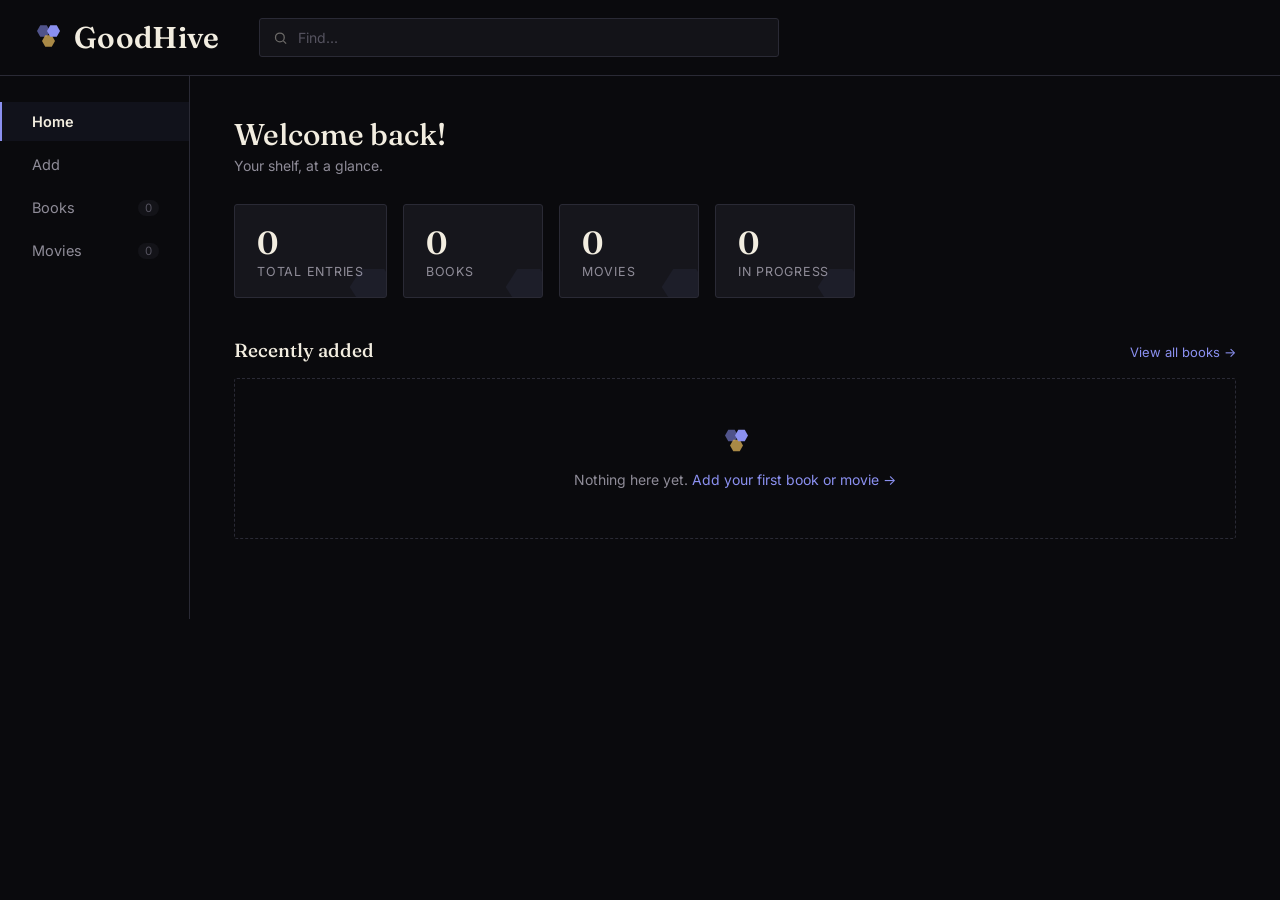
<file: pages/homepage.html>
<!doctype html>
<html lang="en">
  <head>
    <meta charset="UTF-8" />
    <meta name="viewport" content="width=device-width, initial-scale=1.0" />
    <title>GoodHive</title>
    <link rel="preconnect" href="https://fonts.googleapis.com" />
    <link rel="preconnect" href="https://fonts.gstatic.com" crossorigin />
    <link
      href="https://fonts.googleapis.com/css2?family=Fraunces:ital,opsz,wght@0,9..144,400;0,9..144,500;0,9..144,600;1,9..144,500&family=Inter:wght@400;500;600;700&display=swap"
      rel="stylesheet"
    />
    <link rel="stylesheet" href="../css/homepage.css" />
  </head>
  <body>
    <div class="app">
      <div class="topbar">
        <div class="brand" onclick="showView('home')">
          <div class="hive-mark"><span></span></div>
          GoodHive
        </div>
        <div class="search-wrap">
          <svg
            viewBox="0 0 24 24"
            fill="none"
            stroke="currentColor"
            stroke-width="2"
          >
            <circle cx="11" cy="11" r="7" />
            <line x1="21" y1="21" x2="16.65" y2="16.65" />
          </svg>
          <input
            id="search"
            placeholder="Find..."
            oninput="handleSearch(this.value)"
          />
        </div>
      </div>
      <!--  -->
      <div class="body-row">
        <div class="sidebar">
          <div
            class="nav-item active"
            data-view="home"
            onclick="showView('home')"
          >
            <span class="label">Home</span>
          </div>
          <div class="nav-item" data-view="add" onclick="showView('add')">
            <span class="label">Add</span>
          </div>
          <div class="nav-item" data-view="books" onclick="showView('books')">
            <span class="label">Books</span
            ><span class="nav-count" id="count-books">0</span>
          </div>
          <div class="nav-item" data-view="movies" onclick="showView('movies')">
            <span class="label">Movies</span
            ><span class="nav-count" id="count-movies">0</span>
          </div>
        </div>

        <main>
          <!-- HOME -->
          <section class="view active" id="view-home">
            <h1 class="page-title">Welcome back!</h1>
            <p class="page-sub">Your shelf, at a glance.</p>

            <div class="stat-row">
              <div class="stat-card">
                <div class="stat-num" id="stat-total">0</div>
                <div class="stat-label">Total entries</div>
              </div>
              <div class="stat-card">
                <div class="stat-num" id="stat-books">0</div>
                <div class="stat-label">Books</div>
              </div>
              <div class="stat-card">
                <div class="stat-num" id="stat-movies">0</div>
                <div class="stat-label">Movies</div>
              </div>
              <div class="stat-card">
                <div class="stat-num" id="stat-progress">0</div>
                <div class="stat-label">In progress</div>
              </div>
            </div>

            <div class="section-heading">
              <h2>Recently added</h2>
              <a onclick="showView('books')">View all books →</a>
            </div>
            <div class="grid" id="home-recent"></div>
          </section>

          <!-- ADD -->
          <section class="view" id="view-add">
            <h1 class="page-title">Add to your hive</h1>
            <p class="page-sub">Log a book or a movie.</p>

            <div class="type-toggle">
              <button
                type="button"
                class="active"
                data-type="book"
                onclick="setEntryType('book')"
              >
                Book
              </button>
              <button
                type="button"
                data-type="movie"
                onclick="setEntryType('movie')"
              >
                Movie
              </button>
            </div>

            <form
              class="entry-form"
              id="entry-form"
              onsubmit="handleSubmit(event)"
            >
              <div class="field">
                <label id="label-title">Title</label>
                <input
                  type="text"
                  id="f-title"
                  required
                  placeholder="e.g. The Left Hand of Darkness"
                />
              </div>
              <div class="field-row">
                <div class="field">
                  <label id="label-creator">Author</label>
                  <input
                    type="text"
                    id="f-creator"
                    placeholder="e.g. Ursula K. Le Guin"
                  />
                </div>
                <div class="field">
                  <label>Year</label>
                  <input
                    type="number"
                    id="f-year"
                    placeholder="e.g. 1969"
                    min="1000"
                    max="2100"
                  />
                </div>
              </div>
              <div class="field-row">
                <div class="field">
                  <label>Status</label>
                  <select id="f-status">
                    <option value="want" id="opt-want">Want to read</option>
                    <option value="in-progress" id="opt-progress">
                      Reading
                    </option>
                    <option value="finished" id="opt-finished">Finished</option>
                  </select>
                </div>
                <div class="field">
                  <label>Cover image URL (optional)</label>
                  <input type="url" id="f-cover" placeholder="https://..." />
                </div>
              </div>
              <div class="field">
                <label>Rating</label>
                <div class="rating-picker" id="rating-picker"></div>
              </div>
              <div class="field">
                <label>Notes</label>
                <textarea
                  id="f-notes"
                  placeholder="Thoughts, quotes, why you picked it up..."
                ></textarea>
              </div>
              <button type="submit" class="submit-btn" id="submit-label">
                Add book
              </button>
              <div class="form-msg" id="form-msg"></div>
            </form>
          </section>

          <!-- BOOKS -->
          <section class="view" id="view-books">
            <h1 class="page-title">Books</h1>
            <p class="page-sub" id="books-sub">Your reading shelf.</p>
            <div class="grid" id="books-grid"></div>
          </section>

          <!-- MOVIES -->
          <section class="view" id="view-movies">
            <h1 class="page-title">Movies</h1>
            <p class="page-sub" id="movies-sub">Your watchlist and archive.</p>
            <div class="grid" id="movies-grid"></div>
          </section>
        </main>
      </div>
    </div>

    <div
      class="modal-overlay"
      id="modal-overlay"
      onclick="if (event.target === this) closeModal();"
    >
      <div class="modal" id="modal-content"></div>
    </div>

    <script src="../js/homepage.js"></script>
  </body>
</html>
</file>
<file: css/homepage.css>
:root {
  --bg: #0a0a0d;
  --bg-raised: #131318;
  --bg-card: #16161c;
  --border: #2a2a35;
  --border-accent: #6c74e8;
  --accent: #8b90f0;
  --accent-dim: #565fc9;
  --gold: #d1a954;
  --text: #f2ede0;
  --text-muted: #8f8c98;
  --text-faint: #55535f;
  --danger: #d9705f;
  --font-display: "Fraunces", serif;
  --font-body: "Inter", sans-serif;
  --radius: 3px;
}
* {
  box-sizing: border-box;
  margin: 0;
  padding: 0;
}
html,
body {
  height: 100%;
  scroll-behavior: smooth;
}
body {
  background: var(--bg);
  color: var(--text);
  font-family: var(--font-body);
  height: 100%;
}
::selection {
  background: var(--accent-dim);
  color: #fff;
}
button,
input,
select,
textarea {
  font-family: inherit;
}
.hex {
  clip-path: polygon(25% 5%, 75% 5%, 100% 50%, 75% 95%, 25% 95%, 0% 50%);
}
.hive-mark {
  width: 30px;
  height: 26px;
  position: relative;
  flex-shrink: 0;
}
.hive-mark::before,
.hive-mark::after,
.hive-mark span {
  content: "";
  position: absolute;
  width: 13px;
  height: 13px;
  background: var(--accent);
  clip-path: polygon(25% 5%, 75% 5%, 100% 50%, 75% 95%, 25% 95%, 0% 50%);
}
.hive-mark::before {
  top: 0;
  left: 5px;
  opacity: 0.55;
}
.hive-mark::after {
  top: 0;
  left: 15px;
  opacity: 1;
}
.hive-mark span {
  top: 10px;
  left: 10px;
  opacity: 0.8;
  background: var(--gold);
}
/* LAYOUT */
.app {
  display: flex;
  flex-direction: column;
}
.topbar {
  display: flex;
  align-items: center;
  gap: 40px;
  padding: 18px 32px;
  border-bottom: 1px solid var(--border);
  flex-shrink: 0;
}
.brand {
  display: flex;
  align-items: center;
  gap: 12px;
  font-family: var(--font-display);
  font-size: 30px;
  font-weight: 600;
  letter-spacing: 0.3px;
  white-space: nowrap;
  cursor: pointer;
  user-select: none;
}
.search-wrap {
  flex: 1;
  max-width: 520px;
  position: relative;
}
.search-wrap svg {
  position: absolute;
  left: 14px;
  top: 50%;
  transform: translateY(-50%);
  width: 15px;
  height: 15px;
  opacity: 0.4;
}
#search {
  width: 100%;
  background: var(--bg-raised);
  border: 1px solid var(--border);
  color: var(--text);
  padding: 10px 14px 10px 38px;
  border-radius: var(--radius);
  font-size: 14px;
  outline: none;
  transition:
    border-color 0.15s ease,
    background 0.15s ease;
}
#search:focus {
  border-color: var(--border-accent);
  background: #17171d;
}
#search::placeholder {
  color: var(--text-faint);
}

.body-row {
  flex: 1;
  display: flex;
  min-height: 0;
}

.sidebar {
  width: 190px;
  border-right: 1px solid var(--border);
  padding: 26px 0;
  flex-shrink: 0;
  display: flex;
  flex-direction: column;
  gap: 4px;
}
.nav-item {
  display: flex;
  align-items: center;
  gap: 10px;
  padding: 11px 30px;
  color: var(--text-muted);
  font-size: 14.5px;
  cursor: pointer;
  border-left: 2px solid transparent;
  transition:
    color 0.15s ease,
    border-color 0.15s ease,
    background 0.15s ease;
  user-select: none;
}
.nav-item:hover {
  color: var(--text);
  background: rgba(255, 255, 255, 0.02);
}
.nav-item.active {
  color: var(--text);
  font-weight: 600;
  border-left-color: var(--accent);
  background: rgba(139, 144, 240, 0.06);
}
.nav-count {
  margin-left: auto;
  font-size: 11.5px;
  color: var(--text-faint);
  background: var(--bg-raised);
  padding: 1px 7px;
  border-radius: 20px;
}

main {
  flex: 1;
  overflow-y: auto;
  padding: 40px 44px 80px;
}
.view {
  display: none;
}
.view.active {
  display: block;
  animation: fadein 0.25s ease;
}
@keyframes fadein {
  from {
    opacity: 0;
    transform: translateY(4px);
  }
  to {
    opacity: 1;
    transform: none;
  }
}

h1.page-title {
  font-family: var(--font-display);
  font-weight: 500;
  font-size: 30px;
  margin: 0 0 4px;
}
.page-sub {
  color: var(--text-muted);
  font-size: 14px;
  margin: 0 0 30px;
}

/* ---------- Home ---------- */
.stat-row {
  display: flex;
  gap: 16px;
  margin-bottom: 40px;
  flex-wrap: wrap;
}
.stat-card {
  background: var(--bg-card);
  border: 1px solid var(--border);
  border-radius: var(--radius);
  padding: 18px 22px;
  min-width: 140px;
  position: relative;
  overflow: hidden;
}
.stat-card::after {
  content: "";
  position: absolute;
  right: -10px;
  bottom: -10px;
  width: 46px;
  height: 40px;
  background: var(--accent);
  opacity: 0.06;
  clip-path: polygon(25% 5%, 75% 5%, 100% 50%, 75% 95%, 25% 95%, 0% 50%);
}
.stat-num {
  font-family: var(--font-display);
  font-size: 32px;
  font-weight: 600;
}
.stat-label {
  color: var(--text-muted);
  font-size: 12.5px;
  text-transform: uppercase;
  letter-spacing: 0.06em;
  margin-top: 2px;
}

.section-heading {
  display: flex;
  align-items: baseline;
  justify-content: space-between;
  margin: 36px 0 16px;
}
.section-heading h2 {
  font-family: var(--font-display);
  font-weight: 500;
  font-size: 19px;
  margin: 0;
}
.section-heading a {
  color: var(--accent);
  font-size: 13px;
  cursor: pointer;
  text-decoration: none;
}
.section-heading a:hover {
  text-decoration: underline;
}
/* GRID - CARDS */
.grid {
  display: grid;
  grid-template-columns: repeat(auto-fill, minmax(190px, 1fr));
  gap: 22px;
}
.card {
  background: var(--bg-card);
  border: 1px solid var(--border);
  border-radius: var(--radius);
  overflow: hidden;
  cursor: pointer;
  transition:
    transform 0.15s ease,
    border-color 0.15s ease;
  display: flex;
  flex-direction: column;
}
.card:hover {
  border-color: var(--border-accent);
  transform: translateY(-2px);
}
.cover {
  width: 100%;
  aspect-ratio: 2/2;
  background: linear-gradient(160deg, #1c1c24, #101013);
  display: flex;
  align-items: center;
  justify-content: center;
  color: var(--text-faint);
  font-family: var(--font-display);
  font-size: 13px;
  text-align: center;
  padding: 10px;
  position: relative;
  overflow: hidden;
}
.cover img {
  width: 100%;
  height: 100%;
  object-fit: cover;
}
.card-body {
  padding: 12px 13px 14px;
}
.card-title {
  font-size: 13.5px;
  font-weight: 600;
  line-height: 1.3;
  margin-bottom: 3px;
  display: -webkit-box;
  /* -webkit-line-clamp: 2; */
  -webkit-box-orient: vertical;
  overflow: hidden;
}
.card-sub {
  font-size: 11.5px;
  color: var(--text-muted);
  margin-bottom: 8px;
}
.card-footer {
  display: flex;
  align-items: center;
  justify-content: space-between;
}
.status-pill {
  font-size: 10px;
  text-transform: uppercase;
  letter-spacing: 0.05em;
  padding: 2px 7px;
  border-radius: 20px;
  border: 1px solid var(--border);
  color: var(--text-muted);
}
.status-pill[data-status="finished"] {
  color: #8fd19e;
  border-color: #2d4a35;
}
.status-pill[data-status="in-progress"] {
  color: var(--gold);
  border-color: #4a3f24;
}
.status-pill[data-status="want"] {
  color: var(--accent);
  border-color: #33356b;
}

/* honeycomb rating pips */
.hexrow {
  display: flex;
  gap: 3px;
}
.pip {
  width: 9px;
  height: 8px;
  background: var(--border);
  clip-path: polygon(25% 5%, 75% 5%, 100% 50%, 75% 95%, 25% 95%, 0% 50%);
}
.pip.filled {
  background: var(--gold);
}

.empty-state {
  border: 1px dashed var(--border);
  border-radius: var(--radius);
  padding: 50px 20px;
  text-align: center;
  color: var(--text-muted);
  font-size: 14px;
}
.empty-state .hive-mark {
  margin: 0 auto 16px;
}

/* ---------- Add form ---------- */
.type-toggle {
  display: flex;
  gap: 10px;
  margin-bottom: 28px;
}
.type-toggle button {
  background: var(--bg-card);
  border: 1px solid var(--border);
  color: var(--text-muted);
  padding: 9px 20px;
  border-radius: 20px;
  cursor: pointer;
  font-size: 13.5px;
  transition: all 0.15s ease;
}
.type-toggle button.active {
  color: var(--text);
  border-color: var(--border-accent);
  background: rgba(139, 144, 240, 0.08);
}

form.entry-form {
  max-width: 640px;
}
.field-row {
  display: flex;
  gap: 16px;
}
.field {
  margin-bottom: 20px;
  flex: 1;
}
.field label {
  display: block;
  font-size: 12px;
  color: var(--text-muted);
  margin-bottom: 7px;
  text-transform: uppercase;
  letter-spacing: 0.04em;
}
.field input,
.field select,
.field textarea {
  width: 100%;
  background: var(--bg-raised);
  border: 1px solid var(--border);
  color: var(--text);
  padding: 10px 12px;
  border-radius: var(--radius);
  font-size: 14px;
  outline: none;
  transition: border-color 0.15s ease;
}
.field input:focus,
.field select:focus,
.field textarea:focus {
  border-color: var(--border-accent);
}
.field textarea {
  resize: vertical;
  min-height: 70px;
}

.rating-picker {
  display: flex;
  gap: 6px;
}
.rating-picker .pip {
  width: 22px;
  height: 19px;
  cursor: pointer;
}

.submit-btn {
  background: var(--accent-dim);
  color: #fff;
  border: none;
  padding: 11px 26px;
  border-radius: var(--radius);
  font-size: 14px;
  font-weight: 600;
  cursor: pointer;
  transition: background 0.15s ease;
}
.submit-btn:hover {
  background: var(--accent);
}
.form-msg {
  margin-top: 14px;
  font-size: 13px;
  color: #8fd19e;
  height: 16px;
}

/* ---------- Detail modal ---------- */
.modal-overlay {
  position: fixed;
  inset: 0;
  background: rgba(0, 0, 0, 0.6);
  display: none;
  align-items: center;
  justify-content: center;
  z-index: 50;
  backdrop-filter: blur(2px);
}
.modal-overlay.open {
  display: flex;
}
.modal {
  background: var(--bg-card);
  border: 1px solid var(--border);
  border-radius: var(--radius);
  width: 480px;
  max-width: 90vw;
  padding: 28px;
  position: relative;
}
.modal-close {
  position: absolute;
  top: 16px;
  right: 18px;
  background: none;
  border: none;
  color: var(--text-muted);
  font-size: 20px;
  cursor: pointer;
  line-height: 1;
}
.modal-close:hover {
  color: var(--text);
}
.modal h2 {
  font-family: var(--font-display);
  font-weight: 600;
  font-size: 22px;
  margin: 0 0 4px;
  padding-right: 20px;
}
.modal .modal-sub {
  color: var(--text-muted);
  font-size: 13.5px;
  margin-bottom: 16px;
}
.modal .modal-notes {
  font-size: 13.5px;
  line-height: 1.6;
  color: var(--text);
  margin: 16px 0;
}
.modal-actions {
  display: flex;
  gap: 10px;
  margin-top: 18px;
}
.modal-actions button {
  border: 1px solid var(--border);
  background: var(--bg-raised);
  color: var(--text-muted);
  padding: 8px 16px;
  border-radius: var(--radius);
  font-size: 13px;
  cursor: pointer;
}
.modal-actions button.danger:hover {
  color: var(--danger);
  border-color: #5a2e2a;
}
.modal-actions button:not(.danger):hover {
  color: var(--text);
  border-color: var(--border-accent);
}

@media (max-width: 720px) {
  .topbar {
    gap: 18px;
    padding: 14px 18px;
    flex-wrap: wrap;
  }
  .sidebar {
    width: 70px;
    padding: 18px 0;
  }
  /* .nav-item span.label {
    display: none;
  } */
  .nav-item {
    justify-content: center;
    padding: 12px 0;
  }
  .nav-count {
    display: none;
  }
  main {
    padding: 26px 20px 60px;
  }
  .field-row {
    flex-direction: column;
    gap: 0;
  }
}
</file>
